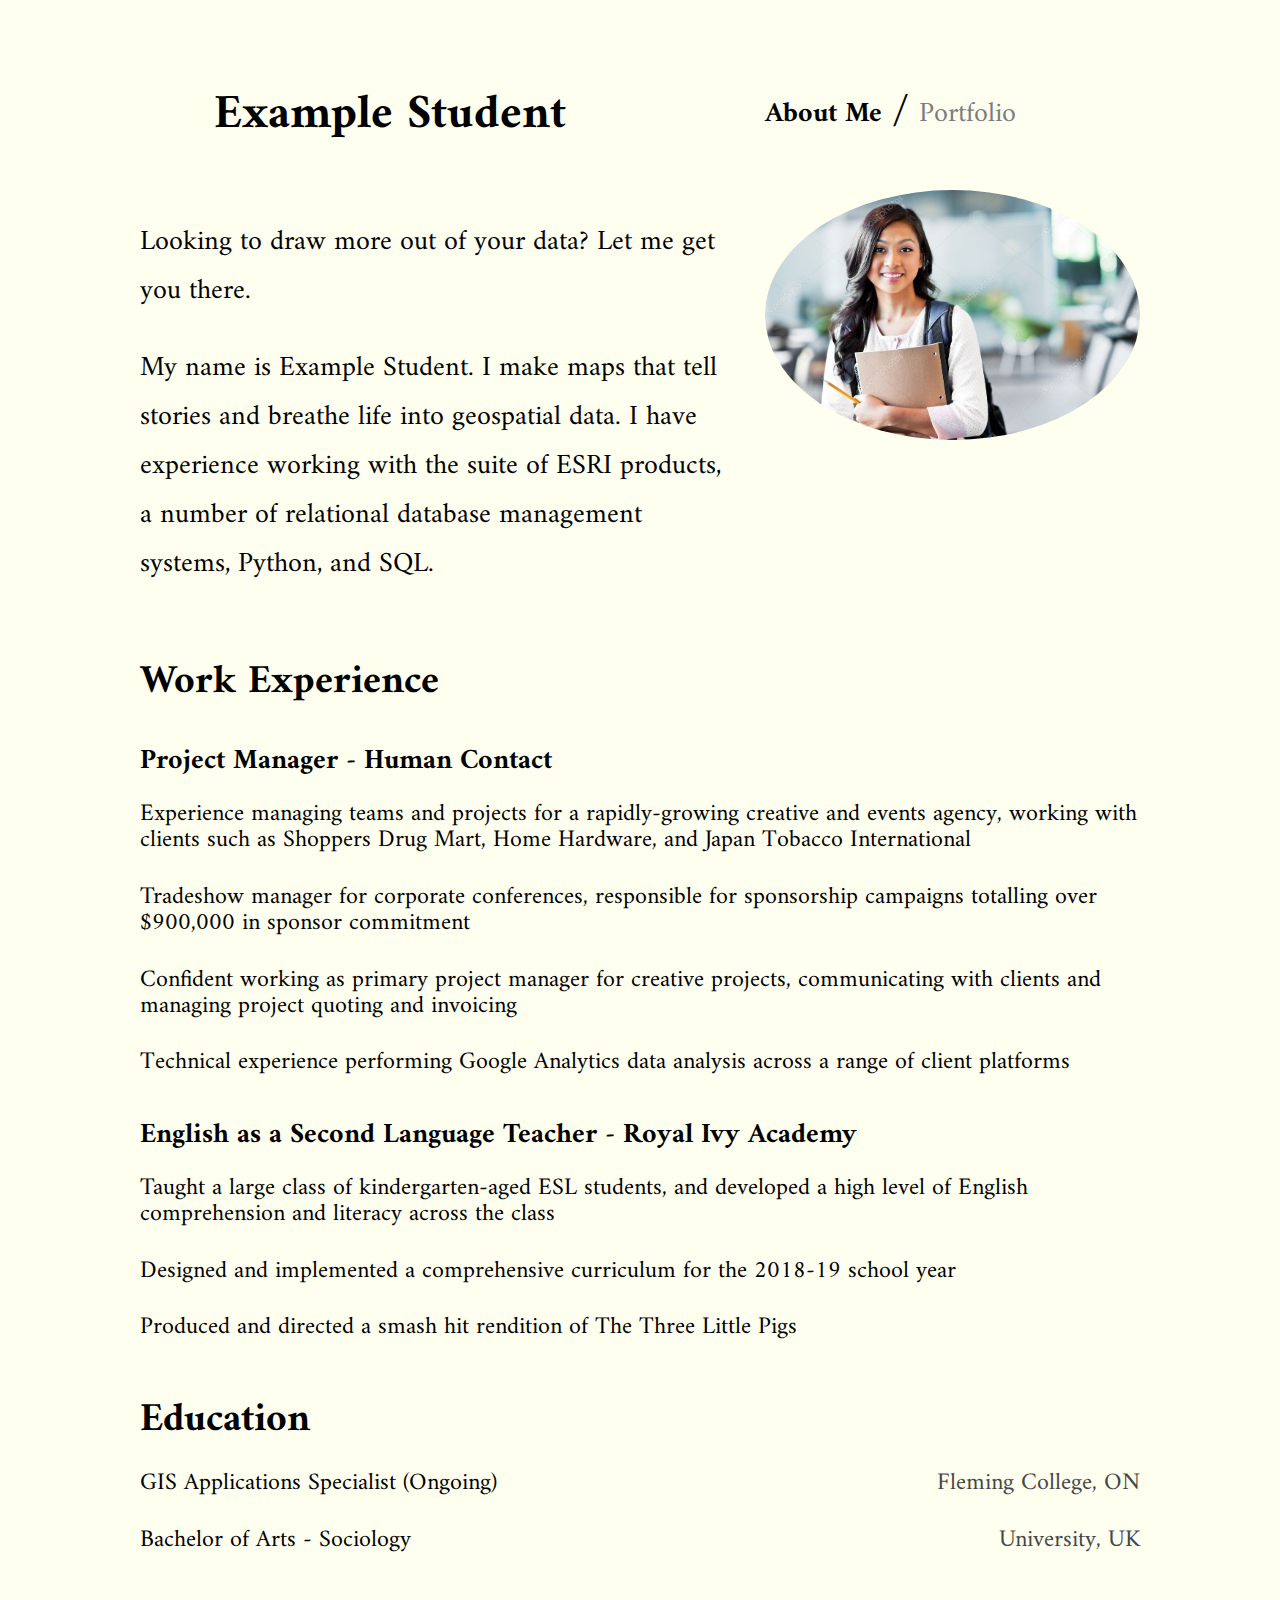
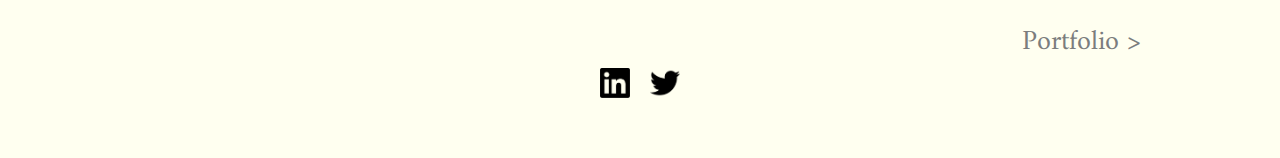
<file: index.html>
<!DOCTYPE html>
<html lang='en'>
    <head>
         <!--Establish title page and meta info tags, including viewport tag for responsive elements. w3schools reference: https://www.w3schools.com/html/html_head.asp -->
        <!--NOTE: All intsances of 4 chosen additional site items marked throughout in comments. To find easily, search for ***, which marks where the code for each-->
        <title>Example Website</title>
        <meta charset='utf-8'>
        <meta name="author" content="Example Student">
        <meta name="keywords" content="GIS, ESRI, Cartography">
        <meta name='viewport' content='width=device-width,initial-scale=1.0'>
        <!--Link to stylesheet, and link stylesheet for google font usage (from w3schools: https://www.w3schools.com/css/css_font_google.asp)-->
        <link rel ='stylesheet' href='https://fonts.googleapis.com/css?family=Amiri'>
        <link rel='stylesheet' href='styles.css'>
    </head>
    <body>
        <header class='wrap-flex'> <!--This header element is a flexbox container that contains my site title (my name) and my navbar. More details on the styling and reference for these in my CSS comments.-->
            <div class='header-flex-left'> <!-- This flexbox contains my site title-->
            <h1> <!--I used h1 for my website title-->
                Example Student
            </h1>
            </div>
            <div class = 'header-flex-right'> <!--This flexbox contains my navbar-->
                <ul class = 'navbar-list'><!-- *** DELIVERABLE - NAVBAR STYLING: This list is set up as my navbar, per w3schools. More information on styling and reference in CSS comments.-->
                    <li> <!--This list item is my first navbar link.-->
                        <a class='navbar-link' id = 'active' href='index.html'>About Me</a> <!--This link is the button for my current page.-->
                    </li>
                    <li class = 'navbar-divider'> <!--This list item is a visual divider for my navbar, and so has a different class, to allow different style settings.-->
                        /
                    </li>
                    <li> <!--This list item is my second navbar link.-->
                        <a class='navbar-link' href = 'portfolio.html'>Portfolio</a> <!--This link links to my other page.-->
                    </li>

                </ul>
            </div>
        </header>
        <div class="wrap-flex"> <!--This div element is a flexbox container that contains my introductory paragraph and personal photo.-->
            <div class='topline-flex-left'> <!--This flexbox contains my introductory paragraphs.-->
                <p class='topline'>
                    Looking to draw more out of your data? Let me get you there.
                </p>
                <p class='topline'>
                    My name is Example Student. I make maps that tell stories and breathe life into geospatial data. I have experience working with the suite of ESRI products, a number of relational database management systems, Python, and SQL.
                </p>
            </div>
            <div class='topline-flex-right'> <!-- *** DELIVERABLE - UNIQUE IMAGE 1: This flexbox contains my personal photo.-->
                <img class='portrait' src='images/me.jpg' alt='Example Student Photo'> 
            </div>
        </div>
        <h2> <!--H2 is used to distinguish the work experience and education sections-->
            Work Experience
        </h2>
            <h3> <!--h3 is used to distinguish different job positions I have held.-->
                Project Manager - Human Contact
            </h3>
            <ul class='resume'> <!--The resume list class is used for bullets within my work experience/education sections.-->
                <li class='resume-item'> <!--Each resume list item here represents a different skill I developed at the stated position.-->
                    Experience managing teams and projects for a rapidly-growing creative and events agency, working with clients such as Shoppers Drug Mart, Home Hardware, and Japan Tobacco International
                </li>
                <li class='resume-item'>
                    Tradeshow manager for corporate conferences, responsible for sponsorship campaigns totalling over $900,000 in sponsor commitment
                </li>
                <li class='resume-item'>
                    Confident working as primary project manager for creative projects, communicating with clients and managing project quoting and invoicing
                </li>
                <li class='resume-item'>
                    Technical experience performing Google Analytics data analysis across a range of client platforms
                </li>
            </ul>
            <h3> <!--h3 is used to distinguish different job positions I have held.-->
                English as a Second Language Teacher - Royal Ivy Academy
            </h3>
            <ul class='resume'> <!--The resume list class is used for bullets within my work experience/education sections.-->
                <li class= 'resume-item'> <!--Each resume list item here represents a different skill I developed at the stated position.-->
                    Taught a large class of kindergarten-aged ESL students, and developed a high level of English comprehension and literacy across the class
                </li>
                <li class = 'resume-item'>
                    Designed and implemented a comprehensive curriculum for the 2018-19 school year
                </li>
                <li class = 'resume-item'>
                    Produced and directed a smash hit rendition of The Three Little Pigs
                </li>
            </ul>
        <h2> <!--h2 is used to distinguish the work experience and education sections-->
            Education
        </h2>
        <ul class="resume"> <!--The resume list class is used for bullets within my work experience/education sections.-->
            <li class='resume-item'>
                <div class='wrap-flex'> <!--This flexbox div allows me to rearrange the text for my education section slightly on mobile screens.-->
                    <p class='education-flex-left'>GIS Applications Specialist (Ongoing)</p>
                    <p class='education-flex-right'>Fleming College, ON</p>
                </div>
            </li>
            <li class='resume-item'>
                <div class='wrap-flex'> <!--This flexbox div allows me to rearrange the text for my education section slightly on mobile screens.-->
                    <p class='education-flex-left'>Bachelor of Arts - Sociology</p>
                    <p class='education-flex-right'>University, UK</p>
                </div>
            </li>
        </ul>
        <footer> <!--This footer block contains another navigation button, my external links, to my Twitter and LinkedIn pages.-->
            <p class='bottomnav'>
                <a href='portfolio.html' title='portfolio'>Portfolio &gt;</a> <!-- This link proceeds to my portfolio page. Encoding the greater than sign I use as an arrow here to prevent any html errors.  -->
            </p>
            <div class='flex-socials'>
                <div><!-- *** DELIVERABLE - EXTERNAL LINK 1: This div contains an image which links to my LinkedIn, with target=_blank to open in a new tab (per w3schools: https://www.w3schools.com/tags/att_a_target.asp).-->
                    <a href='https://www.linkedin.com/' target='_blank' title='LinkedIn'> <!--Please note that this link is encoded properly, but some browsers seem to automatically un-encode the dashes.-->
                        <img class='socials' src='images/LinkedIn.png' alt='LinkedIn'> <!-- *** DELIVERABLE - UNIQUE IMAGE 2: Image sourced from LinkedIn brand toolkit: https://brand.linkedin.com/downloads -->
                    </a>
                </div>
                <div> <!--- *** DELIVERABLE - EXTERNAL LINK 2: This div contains an image which links to my Twitter, with target=_blank to open in a new tab.-->
                    <a href='https://twitter.com/' target='_blank' title='Twitter'>
                    <img class='socials' src='images/Twitter.png' alt='Twitter'> <!-- *** DELIVERABLE - UNIQUE IMAGE 3: Image sourced from Twitter brand toolkit: https://about.twitter.com/en/who-we-are/brand-toolkit -->
                    </a>
                </div>
            </div>
        </footer>
    </body>
</html>
</file>
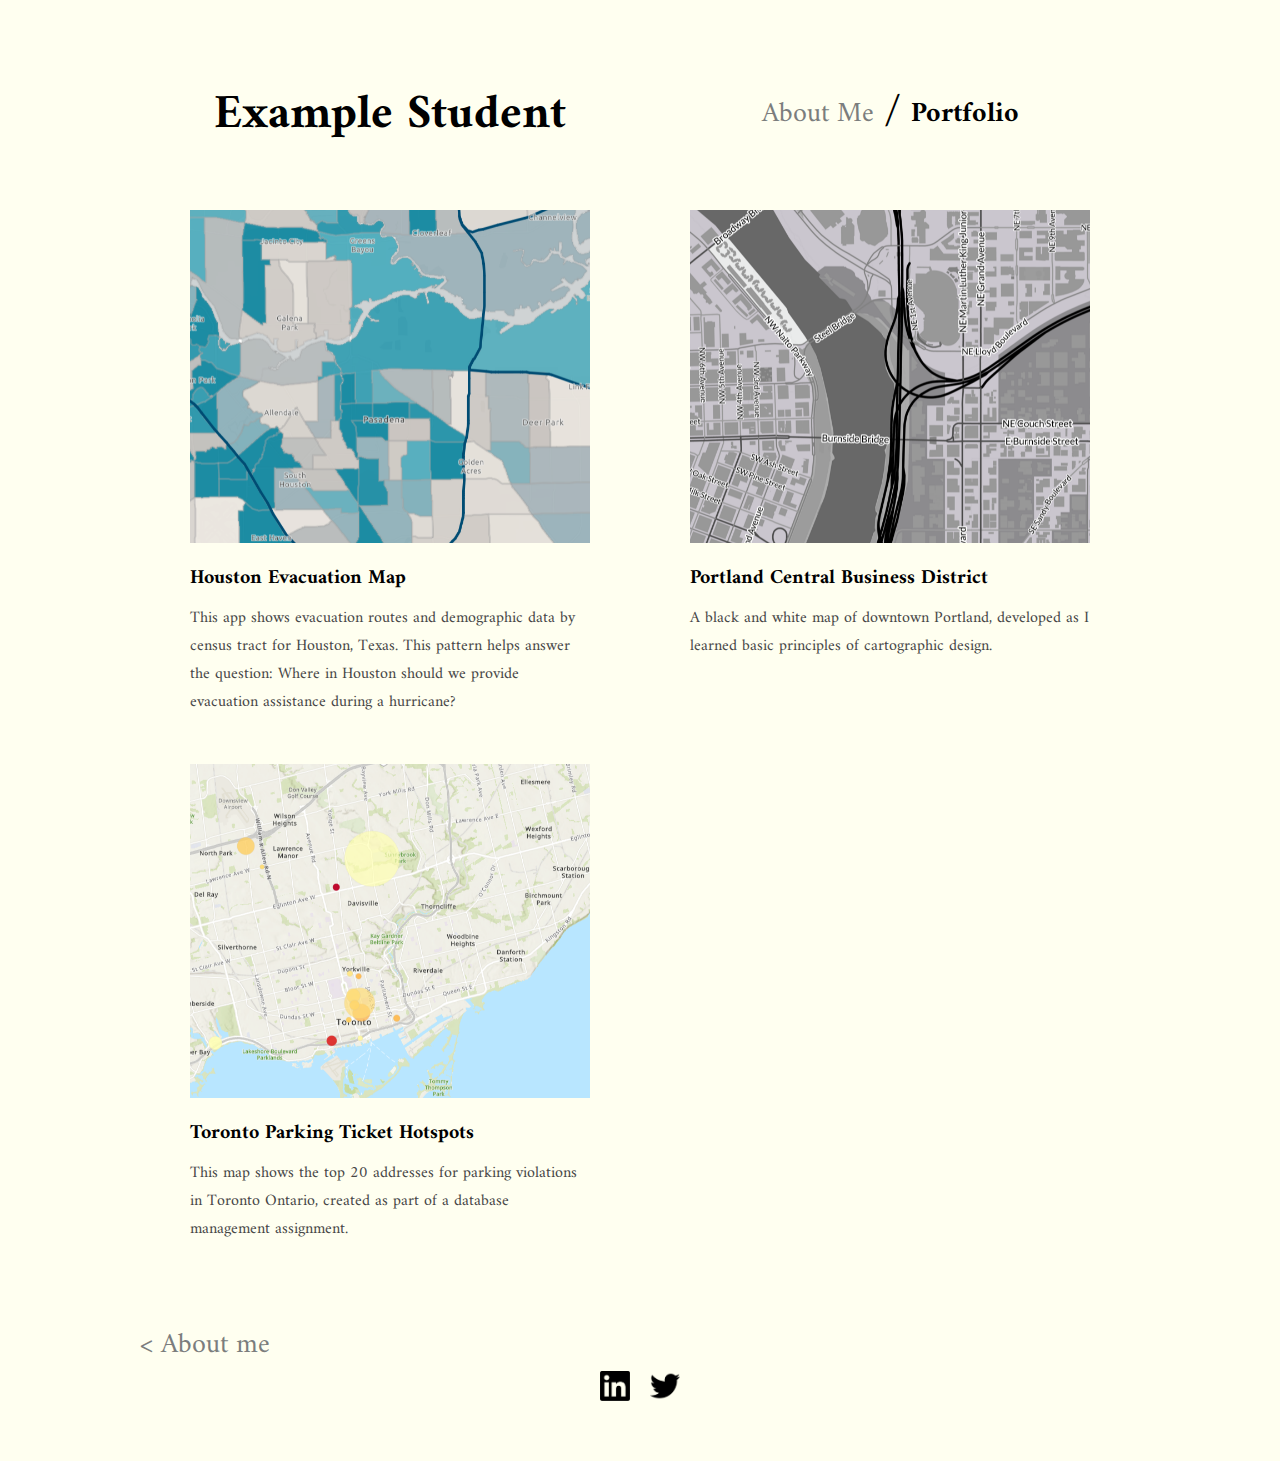
<file: portfolio.html>
<!DOCTYPE html>
<html lang='en'>
    <head>
        <!--Establish title page and meta info tags, including viewport tag for responsive elements.-->
        <title>Example Student's Portfolio</title>
        <meta charset='utf-8'>
        <meta name="author" content="Example Student">
        <meta name="keywords" content="GIS, ESRI, Cartography">
        <meta name='viewport' content='width=device-width,initial-scale=1.0'>
        <!--Link to stylesheet, and link stylesheet for google font usage-->
        <link rel ='stylesheet' href='https://fonts.googleapis.com/css?family=Amiri'>
        <link rel='stylesheet' href='styles.css'>
    </head>
    <body>
        <header class='wrap-flex'> <!--This header element is a flexbox container that contains my site title (my name) and my navbar. More details on the styling and reference for these in my CSS comments.-->
            <div class='header-flex-left'> <!-- This flexbox contains my site title-->
            <h1> <!--I used h1 for my website title-->
                Example Student
            </h1>
            </div>
            <div class = 'header-flex-right'> <!--This flexbox contains my navbar-->
                <ul class = 'navbar-list'> <!-- *** DELIVERABLE - NAVBAR STYLING: This list is set up as my navbar, per w3schools. More information on styling in CSS comments.-->
                    <li>
                        <a class='navbar-link' href='index.html'>About Me</a> <!--This link links to my other page.-->
                    </li>
                    <li class = 'navbar-divider'>
                        /
                    </li>
                    <li>
                        <a class='navbar-link'  id = 'active' href = 'portfolio.html'>Portfolio</a> <!--This link is the button for my current page.-->
                    </li>
                </ul>
            </div>
        </header>
        <div class= 'wrap-flex'> <!-- The tile-layout for this page is based on the portfolio page of Caitlyn Wolters, http://www.caitlinwolters.com/portfolio but the code is entirely my own.-->
            <article class = 'flex-portfolio'> <!--This article block contains my first portfolio item. For web app portfolio items such as this one , I would love to eventually add in buttons that link to the apps themselves as in the example linked above example, but ran out of time.-->
                <a href = 'images/houstonfull.png'> <!-- This link links to a fullsize of the map featured in the embedded image. I got the idea for close-up images of map details that link out to full-size images after checking out Daniel Huffman's portfolio page, https://somethingaboutmaps.com/Portfolio (although Huffman does this slightly differently) -->
                    <img class='portfolioimg' src = 'images/houstonthumb.png' alt='Houston map'> <!-- *** DELIVERABLE - UNIQUE IMAGE 4: This image is a close-up of my first portfolio item. -->
                </a>
                <h4> <!--h4 is used as the title for each individual portfolio item. The set up for each of the portfolio items is largely the same. -->
                    Houston Evacuation Map
                </h4>
                <p class = 'portfolio-blurb'> <!--This paragraph class is for blurbs for each portfolio item. -->
                    This app shows evacuation routes and demographic data by census tract for Houston, Texas. 
                    This pattern helps answer the question: Where in Houston should we provide evacuation assistance during a hurricane? 
                </p>
            </article>
            <article class = 'flex-portfolio'> <!--This article block contains my second portfolio item, structured in the same manner as the first. -->
                <a href = 'images/portlandfull.png'> 
                    <img class='portfolioimg' src = 'images/portlandthumb.png' alt='Portland map'>  <!-- *** DELIVERABLE - UNIQUE IMAGE 5 -->
                </a>
                <h4>
                    Portland Central Business District
                </h4>
                <p class = 'portfolio-blurb'> 
                    A black and white map of downtown Portland, developed as I learned basic principles of cartographic design.
                </p>
            </article>
            <article class = 'flex-portfolio'> <!--This article block contains my third portfolio item, structured in the same manner as the first. -->
                <a href = 'images/torontofull.png'>
                    <img class='portfolioimgbright' src = 'images/torontothumb.png' alt='Toronto map'> <!-- *** DELIVERABLE - UNIQUE IMAGE 6 -->
                </a>
                <h4>
                    Toronto Parking Ticket Hotspots
                </h4>
                <p class = 'portfolio-blurb'> 
                    This map shows the top 20 addresses for parking violations in Toronto Ontario, created as part of a database management assignment.
                </p>
            </article>
        </div>
        <footer> <!--This footer block contains another navigation button, my external links, to my Twitter and LinkedIn pages.-->
            <p class='bottomnav' id='aboutnav'>
                <a href='index.html' title='About Me'>&lt; About me</a> <!-- This link returns to my index page. Encoding the less than sign I use as an arrow here to prevent any html errors.  -->
            </p>
            <div class='flex-socials'>
                <div><!--- *** DELIVERABLE - EXTERNAL LINK 1: This div contains an image which links to my LinkedIn, with target=_blank to open in a new tab (per w3schools: https://www.w3schools.com/tags/att_a_target.asp).-->
                    <a href='https://www.linkedin.com/' target='_blank' title='LinkedIn'> <!--Please note that this link is encoded properly, but some browsers seem to automatically un-encode the dashes.-->
                        <img class='socials' src='images/LinkedIn.png' alt='LinkedIn'> <!--Image sourced from LinkedIn brand toolkit: https://brand.linkedin.com/downloads -->
                    </a>
                </div>
                <div> <!--- *** DELIVERABLE - EXTERNAL LINK 2: This div contains an image which links to my Twitter, with target=_blank to open in a new tab.-->
                    <a href='https://twitter.com/' target='_blank' title='Twitter'>
                    <img class='socials' src='images/Twitter.png' alt='Twitter'> <!--Image sourced from Twitter brand toolkit: https://about.twitter.com/en/who-we-are/brand-toolkit -->
                    </a>
                </div>
            </div>
        </footer>
    </body>
</html>
</file>
<file: styles.css>
/* CSS Document */


/* || General Styling */

/* Using relative styling. This selector defines body attributes as well as default type rules*/
body {
    background-color:ivory;
    font-family: 'Amiri', Times, serif;
    font-size: 100%; /*Font size set to 100% in body and then kept relative through 'em' in all block elements for accessibility, per w3Schools' best practices for safe font sizing: https://www.w3schools.com/css/css_font_size.asp.*/
    max-width: 1000px; /* I set up a max width for my body because I didn't like how my page looked when it stretched too far. */
    margin: auto;
    padding:40px;
}

/* h1 is used for my name, which I want to feature most prominently on both of my pages. */
h1 {
    font-size: 3em;
    font-weight: bolder;
    text-align: center;
}

/* h2 is used as the header for subsections of my site - Work Experience, Education, and Portfolio */
h2 {
    font-size: 2.5em;
    margin: 3% 0% 0%;
    padding:0%;
}

/* h3 is used as a subheader to denote specific positions I have held and education I have completed.*/
h3 {
    font-size: 1.75em;
    margin: 2% 0% 0%;
    padding: 0%;
}

/* h4 is used as the header for individual portfolio items */
h4 {
    margin: 2% 0% 0%;
    padding: 0;
    font-size: 1.25em;
}

.portfolio-blurb { /* This clas is used for the paragraph elements within each portfolio item. */
    font-size: 1em;
    padding: 0;
    margin: 2% 0%;
    color:#464646;
}


a{ /*Specify default setting for links. Grey with no underline.*/
    color: #7B7D7D;
    text-decoration: none;
}

a:hover{ /*Specify style settings for hovering on text links*/
    color: black;
    text-shadow: 0.5px 0.5px; /*I really liked how a very slight text shadow looked on my hovered links, from w3-schools: https://www.w3schools.com/cssref/css3_pr_text-shadow.asp */
}

/* *** DELIVERABLE - RESPONSIVE STYLING */
/*Sets up generic flexboxes to wrap. Because almost all of my flexbox implementations wrap, I created just one class to use across most implementations.*/
.wrap-flex{ /*All flexbox implementations based on w3schools flexbox guide: https://www.w3schools.com/css/css3_flexbox.asp. Some of my flexboxes are set to wrap, for the purposes of responsive design, while others are set to simply row, where I did not want layout to change across devices.*/
    display: flex;
    flex-wrap: wrap;
}




/* || Specific Subsection styling 
NOTE: *** RESPONSIVE STYLING: For each subsection below, the default styling is set up for a mobile browser, with @media rules called to make the necessary changes for desktop/landscape screens.
This 'Mobile First' design is to improve loading times for mobile users, per w3schools suggestion: https://www.w3schools.com/css/css_rwd_mediaqueries.asp */

/* ||| Header bar styling */

/* This section sets up formatting for my title (name) and navbar. */
/* *** DELIVERABLE - RESPONSIVE STYLING */
header {
    height: 150px;
    margin-bottom: 60px; /*Bottom margin added for mobile only to give my navbar some distance from the subsequent elements */
}
.header-flex-left, .header-flex-right { /*Flexboxes for my name and navbar, set up so that they will stack on one another for mobile browsers. The use of flex-wrap with differently sized flex-boxes at specific media breakpoints for responsive design derived from w3schools: https://www.w3schools.com/css/css3_flexbox_responsive.asp */
    flex: 100%;
    align-self: center;
}

/* *** DELIVERABLE - NAVBAR STYLING */
.navbar-list { /* Here I set up my navbar as a flexbox list with no bullets, no margin and padding (to remove default browser settings), per w3Schools recommendation: https://www.w3schools.com/css/css_navbar.asp. */
    list-style-type: none;
    margin: 0;
    padding: 0;
    font-size: 1.75em;
    height: 40px;
    text-align: center;
    line-height: 40px; /* I set the line height here to be the same as the element height because my list elements contain multiple sizes of text, and this aligns them horizontally. */
    display: flex;
    flex-direction: row;
    justify-content: center; /* Setting justify-content and align-items to center centers my flexboxes in mobile view */
    align-items: center;
}

/* Regarding the above, I wanted my mobile navbar to be centered, which was surprisingly difficult to do using w3School's recommended float-based navbar, as float can only be assigned to left or right.
I tried a number of solutions but found the simplest and most robust was just to build my navbar using a list with flexbox properties, which allows the "align-items: center" declaration. 
Part credit for this realization goes to stack overflow thread for making me realize the way over-complicted solution to getting my list aligned and ordered properly would be much simpler if I just used flexbox:
https://stackoverflow.com/questions/39217732/is-it-possible-to-change-the-order-of-list-items-using-css3 I didn't end up needing the solution discussed in this thread, because
flexboxes let me avoid the issue this thread would solve in the first place! Actual flexbox properties including justify-content and align-items from w3schools flex container page: https://www.w3schools.com/css/css3_flexbox_container.asp*/

.navbar-link { /*This class provides some spacing between my navbar items.*/
    padding: 10px;
}

.navbar-divider{ /*This class sets the font size for the slash I use to divide my navbar items to be slightly larger than the font size of other list items.*/
    font-size: 1.5em
}

#active{ /* I added an active id for the navbar link to the current page, to improve clarity. */
    font-weight: bold;
    color: black;
}

#active:hover{
    text-shadow: 0px 0px; /*I also removed the text-shadow from the hover state for the active navbar link */
}

/* *** DELIVERABLE - RESPONSIVE STYLING */
@media only screen and (min-width: 768px) { /* For Desktop and landscape tablets. min-width value derived from w3schools suggestion (https://www.w3schools.com/css/css_rwd_mediaqueries.asp). */
    header{
        margin-bottom: 0;
    }
    .header-flex-left {  /*Styling set up so that my navbar and name will appear on the same line for desktop screens, based on https://www.w3schools.com/css/css3_flexbox_responsive.asp */
        flex: 50%;
        justify-content: left;
    } 
    .header-flex-right { 
      flex: 50%;
      justify-content: right;
    }
  }




/* ||| Introduction styling */


p.topline{ /* This is the text styling for my introductory, top line paragraph*/
    font-size: 1.75em;
}
 /* *** DELIVERABLE - UNIQUE IMAGE STYLING */
img.portrait{ /* This gives my personal photo a nice border, and limits its maximum size to not increase past either the edges of the flexbox that contains it our its resolution.*/
    border-radius: 50%;
    max-width:100%; /* Setting max width to 100% and height to auto for this image from w3schools suggestions for responsive images: https://www.w3schools.com/css/css3_images.asp. This page was also the source for my idea of setting a border-radus for this image. */
    height: auto;
}

/* This section sets up the flexboxes for my topline summary and headshot. They will stack vertically on mobile devices, and horizontally on desktop devices. */
/* *** DELIVERABLE - RESPONSIVE STYLING */
.topline-flex-left{ /*flexbox for my introductory paragraph */
    flex:100%;
}

.topline-flex-right{ /*flexbox for my headshot*/
    flex:100%;
}

/* *** DELIVERABLE - RESPONSIVE STYLING */
@media only screen and (min-width: 768px) { /* For Desktop and landscape tablets. min-width value derived from w3schools suggestion (https://www.w3schools.com/css/css_rwd_mediaqueries.asp). */
    .topline-flex-left{ 
        flex: 60%;
    } 
    .topline-flex-right { 
      flex: 35%;
    }
    p.topline{
        margin-right: 5%; /* Added to keep my image from getting too close to my text on landscape screens. */
    }
  }



/* ||| Resume and education section */

.resume{ /* I set up my resume section as a bullet-less list, and define the general formatting here. */
    list-style-type: none;
    font-size: 1.25em;
    line-height: 110%;
    padding: 0%;
    margin: 0%;

}

/* This padding gives some distance between my resume bullet points.*/
.resume-item{
    padding: 1.5% 0%;
}


@media only screen and (min-width: 768px) {
    .resume{ /* Here I set the font-size of this section to be larger just on desktop devices, because I found keeping the text large for mobile devices too caused the list elements to look unwieldy.*/
        font-size: 1.5em;
    }
}

/* *** DELIVERABLE - RESPONSIVE STYLING */
/* This section sets up the flexboxes for the education section of my webpage. I wanted the degree title and institution name to be on different lines for mobile, to improve clarity.*/
.education-flex-left{ /*Flexbox for degree title*/
    flex:100%;
    margin: 0;
    font-size: 1.5rem;
}

.education-flex-right{ /*Flexbox for institution*/
    flex:100%;
    text-align: right;
    color: #464646;
    margin: 2% 0; /*Added a very small margin to the top of these because they were too close to the text above on mobile. */
    font-size: 1.5rem;
}

/* *** DELIVERABLE - RESPONSIVE STYLING */
@media only screen and (min-width: 768px) { /* This keeps the institution and degree on the same line for Desktop and landscape tablets.*/
    .education-flex-left{ 
        flex: 60%;
    } 
    .education-flex-right { 
      flex: 40%;
      margin: 0;
    }
  }



/*  ||| Footer styling */

footer{ /*This flexbox lets me stack my portfolio just above my external social links. */
    height: 150px;
    display: flex;
    flex-direction: column;
}

.bottomnav { /*This styling sets up a navigation link to my site's other page at the bottom of my resume. */
    margin-top: 5%;
    margin-bottom: 0%;
    padding: 0;
    font-size: 1.75em;
    height: 40px;
    text-align: right;
    width: 100%;
}

#aboutnav { /*This ID is to easily set the bottom nav link on my portfolio page to align to the left instead of the right, to give a sense of direction within the site. */
    text-align: left;
}

img.socials{  /* *** DELIVERABLE - UNIQUE IMAGE STYLING */
    max-width: 100%; /* Setting max width to 100% and height to auto for this image from w3schools suggestions for responsive images: https://www.w3schools.com/css/css3_images.asp.*/
    height: auto;
    transition: opacity 0.25s; /* w3Schools showed me that I can add transitions to make for more smooth hover states: https://www.w3schools.com/cssref/css3_pr_transition.asp */
}

/* This stackoverflow thread showed me that the hover state could be controlled in image tags, not just links: https://stackoverflow.com/questions/18813299/changing-image-on-hover-with-css-html */
.socials:hover{
    opacity: 60%;
}

/* Below I use flex boxes to set up my two external links - to my LinkedIn and Twitter pages. I used Twitter and LinkedIn icons for these images.*/
.flex-socials{
    display: flex;
    flex-direction: row;
    justify-content: center;
    align-content: flex-end;
}

/* I thought the child selector was a really cool way to select divs within a particular flexbox when all the divs
will have the same properties, from w3schools: https://www.w3schools.com/css/css_combinators.asp */
.flex-socials > div{
    width: 30px;
    margin: 10px;
}




/* || Portfolio Tile Design */


/* Initialize flex setup for portfolio page. I set this up to be one column for mobile and two columns for desktop. */
/* *** DELIVERABLE - RESPONSIVE STYLING */
.flex-portfolio {
    flex: 100%;
    justify-content: center;
    margin: 2% 5%;
}

@media only screen and (min-width: 768px) { /*Portfolio flex box styling for desktop. */
    .flex-portfolio{
        flex: 40%;
        max-width: 40%;
    }
}

 /* *** DELIVERABLE - UNIQUE IMAGE STYLING */
.portfolioimg { /*This class is for the images in my portfolio. It sets them up to scale responsively and never grow beyond their resolution.*/
    max-width: 100%; /* Setting max width to 100% and height to auto for this image from w3schools suggestions for responsive images: https://www.w3schools.com/css/css3_images.asp. */
    height: auto;
    transition: filter 0.3s; /*As with my social images, this transition makes the filter effect appear gradually, which feels much smoother, from w3schools: https://www.w3schools.com/cssref/css3_pr_transition.asp */
}

.portfolioimg:hover {
    filter: contrast(120%); /* This gives a very slight contrast effect on hover, which causes the image to draw the attention a little more. */
}

 /* *** DELIVERABLE - UNIQUE IMAGE STYLING */
.portfolioimgbright { /*I found it difficult to find an amount of contrast for my hover effect that worked well on both dark and light images. As a work around I added this class for brighter images, so I could apply less contrast.*/
    max-width: 100%;
    height: auto;
    transition: filter 0.3s; 
}

.portfolioimgbright:hover {
    filter: contrast(110%);
}
</file>
